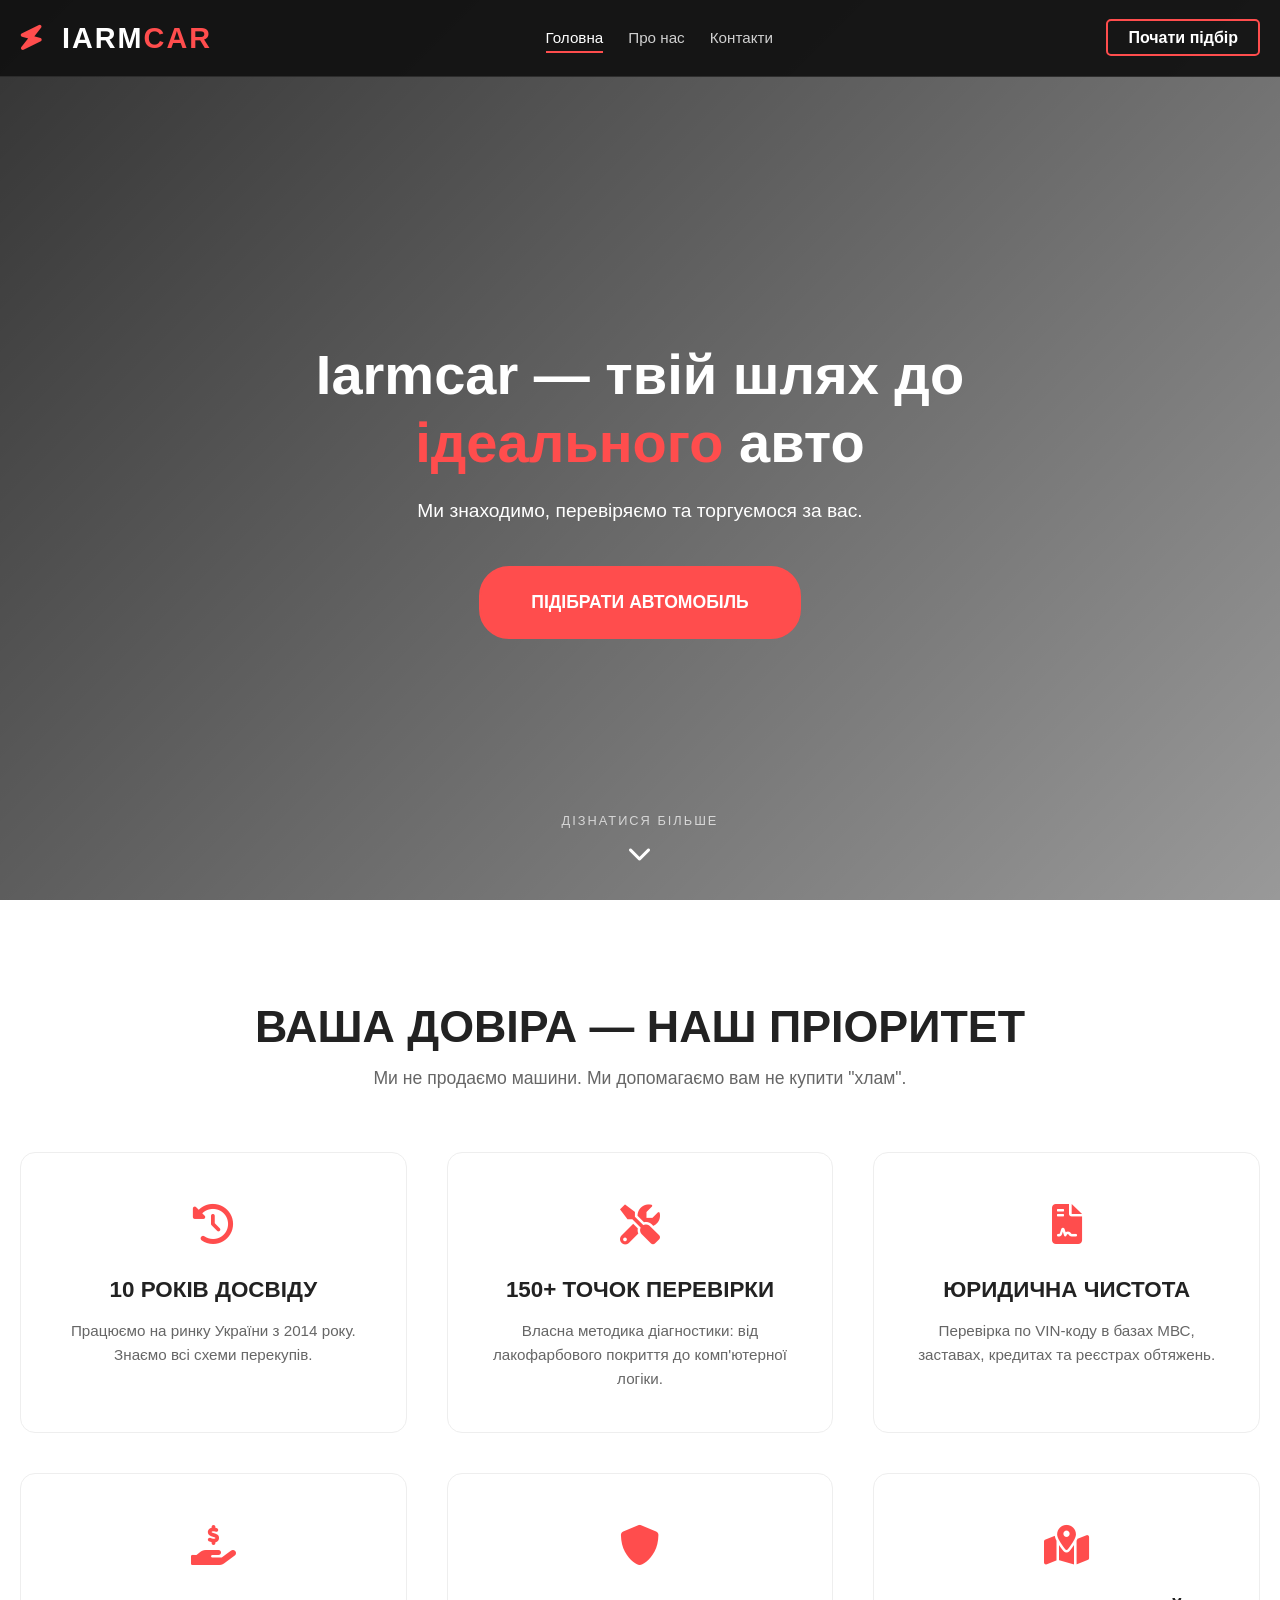
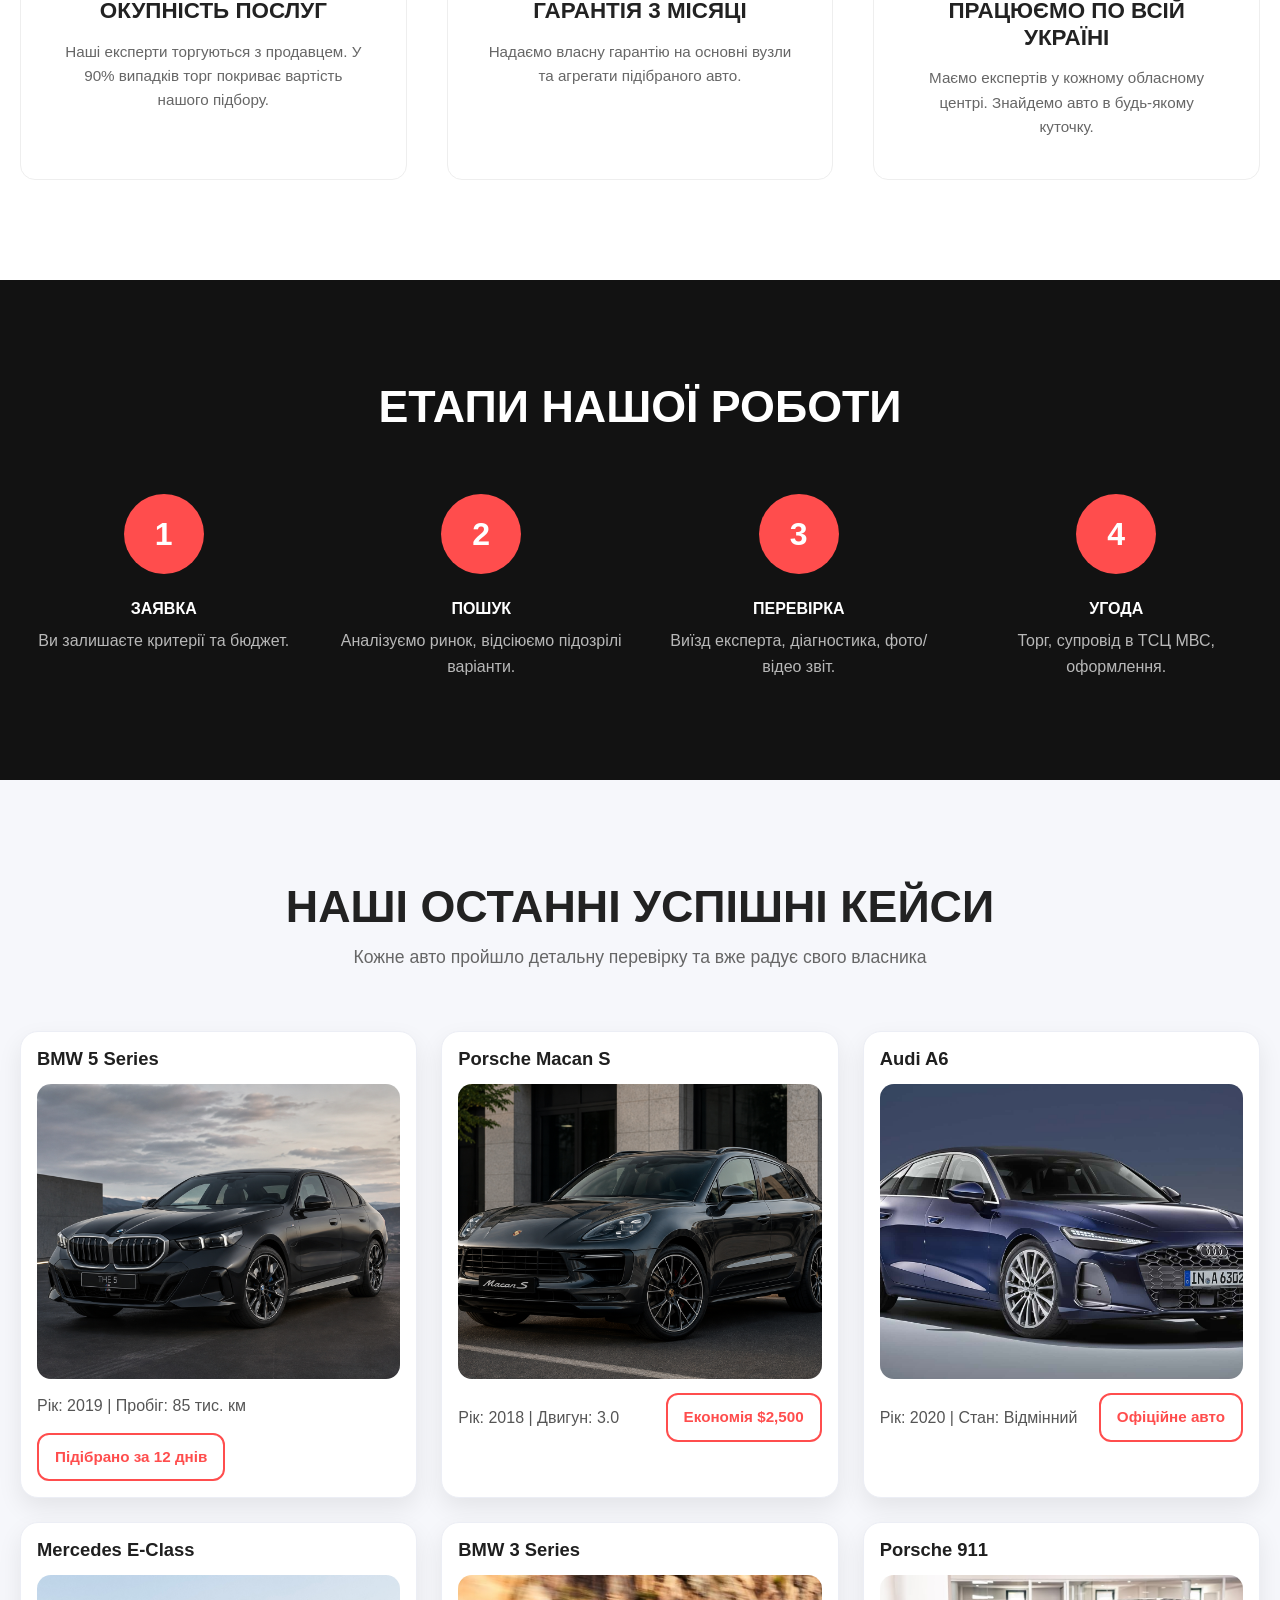
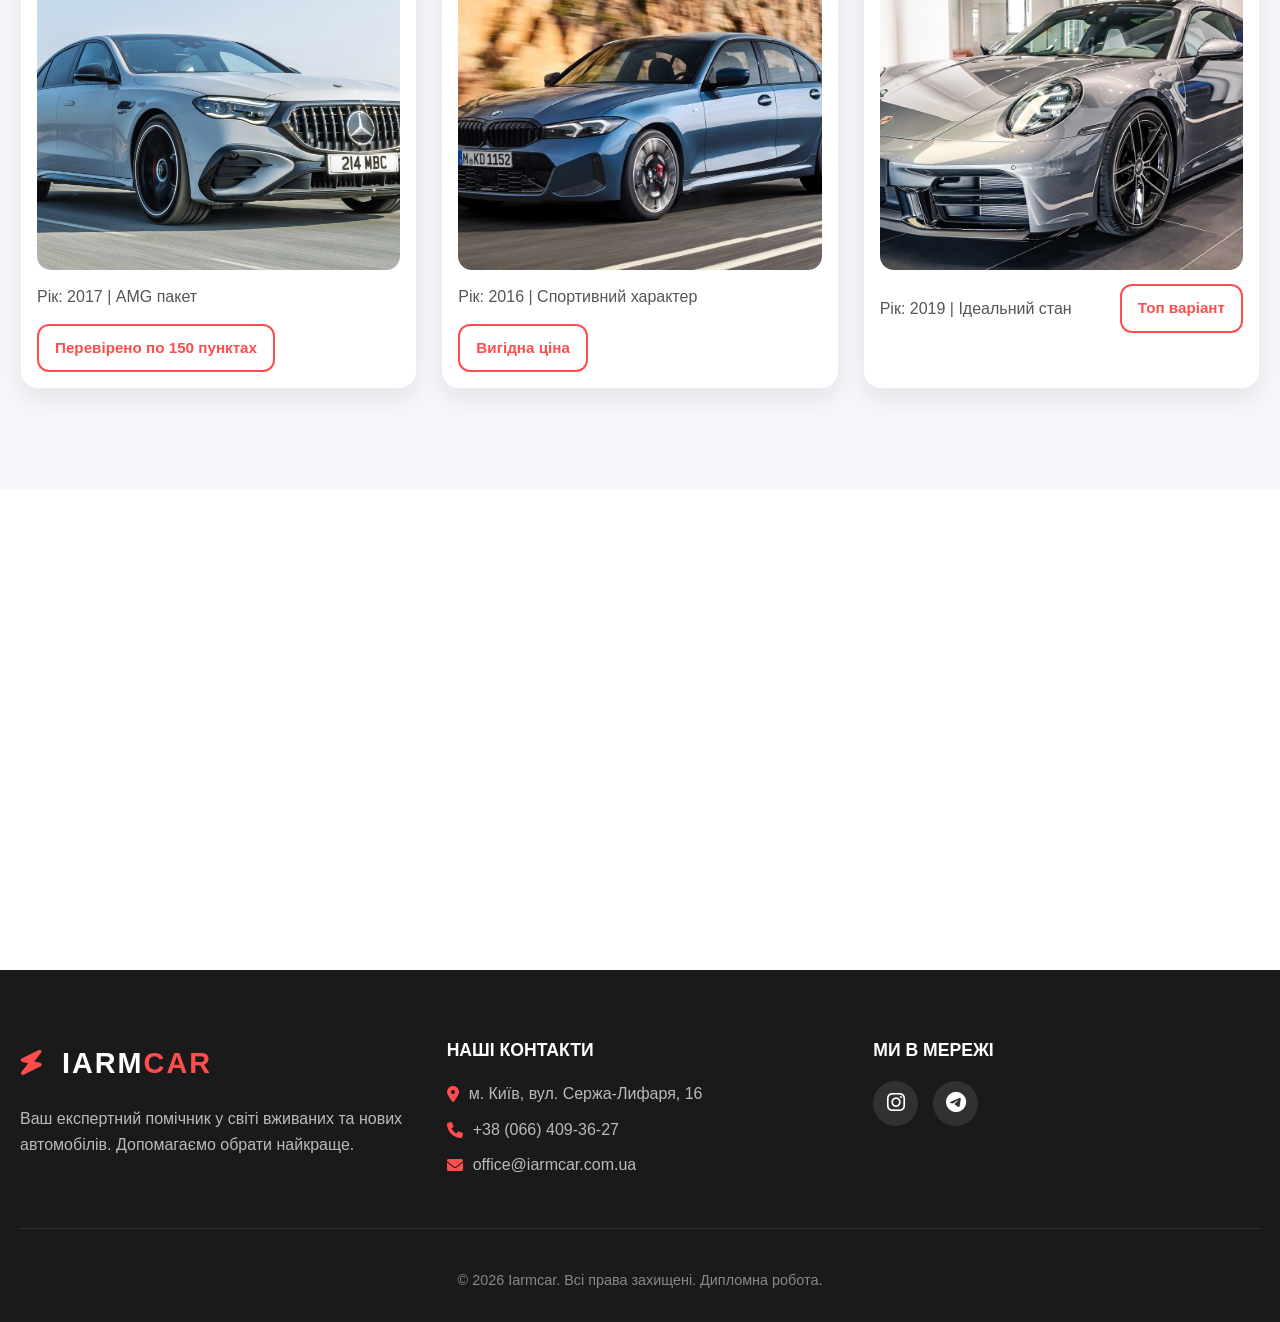
<file: index.html>
<!DOCTYPE html>
<html lang="uk">
<head>
    <meta charset="UTF-8">
    <meta name="viewport" content="width=device-width, initial-scale=1.0">
    <title>AutoSelect Pro | Преміальний підбір авто в Україні</title>
    <link rel="stylesheet" href="https://cdnjs.cloudflare.com/ajax/libs/font-awesome/6.0.0/css/all.min.css">
    <link rel="stylesheet" href="style.css">
</head>
<body>

<header class="main-header">
    <div class="container">
        <div class="logo">
            <i class="fas fa-bolt"></i> IARM<span>CAR</span>
        </div>

        <nav class="navbar">
            <ul class="nav-links">
                <li><a href="index.html" class="active">Головна</a></li>
                <li><a href="#about">Про нас</a></li>
                <li><a href="#footer">Контакти</a></li>
            </ul>
        </nav>

        <div class="header-action">
            <a href="selection.html" class="btn-outline">Почати підбір</a>
        </div>
    </div>
</header>

<section class="hero-premium">
    <div class="overlay"></div>
    <div class="container hero-content">
        <h1 class="animate-drop">Iarmcar — твій шлях до <br><span>ідеального</span> авто</h1>
        <p class="animate-drop delay-1">Ми знаходимо, перевіряємо та торгуємося за вас.</p>

        <div class="hero-btns animate-drop delay-2">
            <a href="selection.html" class="btn-primary large">Підібрати автомобіль</a>
        </div>
    </div>

    <div class="scroll-indicator" id="scrollArrow">
        <p>Дізнатися більше</p>
        <i class="fas fa-chevron-down"></i>
    </div>
</section>

<section id="about" class="about-facts">
    <div class="container">
        <h2 class="section-title anim-on-scroll">Ваша довіра — наш пріоритет</h2>
        <p class="section-subtitle anim-on-scroll">Ми не продаємо машини. Ми допомагаємо вам не купити "хлам".</p>

        <div class="facts-grid">
            <div class="fact-item anim-on-scroll">
                <div class="fact-icon"><i class="fas fa-history"></i></div>
                <h3>10 років досвіду</h3>
                <p>Працюємо на ринку України з 2014 року. Знаємо всі схеми перекупів.</p>
            </div>
            <div class="fact-item anim-on-scroll">
                <div class="fact-icon"><i class="fas fa-tools"></i></div>
                <h3>150+ точок перевірки</h3>
                <p>Власна методика діагностики: від лакофарбового покриття до комп'ютерної логіки.</p>
            </div>
            <div class="fact-item anim-on-scroll">
                <div class="fact-icon"><i class="fas fa-file-contract"></i></div>
                <h3>Юридична чистота</h3>
                <p>Перевірка по VIN-коду в базах МВС, заставах, кредитах та реєстрах обтяжень.</p>
            </div>
            <div class="fact-item anim-on-scroll">
                <div class="fact-icon"><i class="fas fa-hand-holding-usd"></i></div>
                <h3>Окупність послуг</h3>
                <p>Наші експерти торгуються з продавцем. У 90% випадків торг покриває вартість нашого підбору.</p>
            </div>
            <div class="fact-item anim-on-scroll">
                <div class="fact-icon"><i class="fas fa-shield-alt"></i></div>
                <h3>Гарантія 3 місяці</h3>
                <p>Надаємо власну гарантію на основні вузли та агрегати підібраного авто.</p>
            </div>
            <div class="fact-item anim-on-scroll">
                <div class="fact-icon"><i class="fas fa-map-marked-alt"></i></div>
                <h3>Працюємо по всій Україні</h3>
                <p>Маємо експертів у кожному обласному центрі. Знайдемо авто в будь-якому куточку.</p>
            </div>
        </div>
    </div>
</section>

<section class="work-process">
    <div class="container">
        <h2 class="section-title white anim-on-scroll">Етапи нашої роботи</h2>
        <div class="process-steps">
            <div class="step anim-on-scroll">
                <div class="step-num">1</div>
                <h4>Заявка</h4>
                <p>Ви залишаєте критерії та бюджет.</p>
            </div>
            <div class="step anim-on-scroll">
                <div class="step-num">2</div>
                <h4>Пошук</h4>
                <p>Аналізуємо ринок, відсіюємо підозрілі варіанти.</p>
            </div>
            <div class="step anim-on-scroll">
                <div class="step-num">3</div>
                <h4>Перевірка</h4>
                <p>Виїзд експерта, діагностика, фото/відео звіт.</p>
            </div>
            <div class="step anim-on-scroll">
                <div class="step-num">4</div>
                <h4>Угода</h4>
                <p>Торг, супровід в ТСЦ МВС, оформлення.</p>
            </div>
        </div>
    </div>
</section>

<section id="gallery" class="gallery-cases">
    <div class="container">
        <h2 class="section-title anim-on-scroll">Наші останні успішні кейси</h2>
        <p class="section-subtitle anim-on-scroll">Кожне авто пройшло детальну перевірку та вже радує свого власника</p>

        <div class="gallery-grid gallery-grid-new">
    <div class="gallery-card anim-on-scroll">
        <h4>BMW 5 Series</h4>
        <img src="foto/BMW5foto.png" alt="BMW 5 Series">
        <div class="gallery-card-bottom">
            <p>Рік: 2019 | Пробіг: 85 тис. км</p>
            <span class="gallery-badge">Підібрано за 12 днів</span>
        </div>
    </div>

    <div class="gallery-card anim-on-scroll">
        <h4>Porsche Macan S</h4>
        <img src="foto/PorscheMacanSfoto.png" alt="Porsche Macan">
        <div class="gallery-card-bottom">
            <p>Рік: 2018 | Двигун: 3.0</p>
            <span class="gallery-badge">Економія $2,500</span>
        </div>
    </div>

    <div class="gallery-card anim-on-scroll">
        <h4>Audi A6</h4>
        <img src="foto/AudiA6foto.jpg" alt="Audi A6">
        <div class="gallery-card-bottom">
            <p>Рік: 2020 | Стан: Відмінний</p>
            <span class="gallery-badge">Офіційне авто</span>
        </div>
    </div>

    <div class="gallery-card anim-on-scroll">
        <h4>Mercedes E-Class</h4>
        <img src="foto/MercedesEClassfoto.jpg" alt="Mercedes E-Class">
        <div class="gallery-card-bottom">
            <p>Рік: 2017 | AMG пакет</p>
            <span class="gallery-badge">Перевірено по 150 пунктах</span>
        </div>
    </div>

    <div class="gallery-card anim-on-scroll">
        <h4>BMW 3 Series</h4>
        <img src="foto/BMW3foto.jpg" alt="BMW 3 Series">
        <div class="gallery-card-bottom">
            <p>Рік: 2016 | Спортивний характер</p>
            <span class="gallery-badge">Вигідна ціна</span>
        </div>
    </div>

    <div class="gallery-card anim-on-scroll">
        <h4>Porsche 911</h4>
        <img src="foto/911foto.jpg" alt="Porsche 911">
        <div class="gallery-card-bottom">
            <p>Рік: 2019 | Ідеальний стан</p>
            <span class="gallery-badge">Топ варіант</span>
        </div>
    </div>
</div>
</div>
    </div>
</div>
            </div>
        </div>
    </div>
</section>

<section class="final-cta">
    <div class="container anim-on-scroll">
        <h2>Готові знайти своє ідеальне авто?</h2>
        <p>Не витрачайте час на перегляди хламу. Довірте це професіоналам.</p>
        <a href="selection.html" class="btn-primary large">Перейти до підбору</a>
    </div>
</section>

<footer id="footer" class="main-footer">
    <div class="container">
        <div class="footer-content">
            <div class="footer-info">
                <div class="logo">
                    <i class="fas fa-bolt"></i> IARM<span>CAR</span>
                </div>
                <p>Ваш експертний помічник у світі вживаних та нових автомобілів. Допомагаємо обрати найкраще.</p>
            </div>

            <div class="footer-contacts">
                <h4>Наші контакти</h4>
                <p><i class="fas fa-map-marker-alt"></i> <span>м. Київ, вул. Сержа-Лифаря, 16</span></p>
                <p><i class="fas fa-phone"></i> <span>+38 (066) 409-36-27</span></p>
                <p><i class="fas fa-envelope"></i> <span>office@iarmcar.com.ua</span></p>
            </div>

            <div class="footer-social">
                <h4>Ми в мережі</h4>
                <div class="social-icons">
                    <a href="https://www.instagram.com/yura.iarmolskiy/" target="_blank" title="Instagram"><i class="fab fa-instagram"></i></a>
                    <a href="https://t.me/iarmolskiy" target="_blank" title="Telegram"><i class="fab fa-telegram-plane"></i></a>
                </div>
            </div>
        </div>

        <div class="footer-bottom">
            <p>&copy; 2026 Iarmcar. Всі права захищені. Дипломна робота.</p>
        </div>
    </div>
</footer>

<div id="backToTop" class="back-to-top">
    <i class="fas fa-chevron-up"></i>
</div>

<script src="script.js"></script>
</body>
</html>
</file>
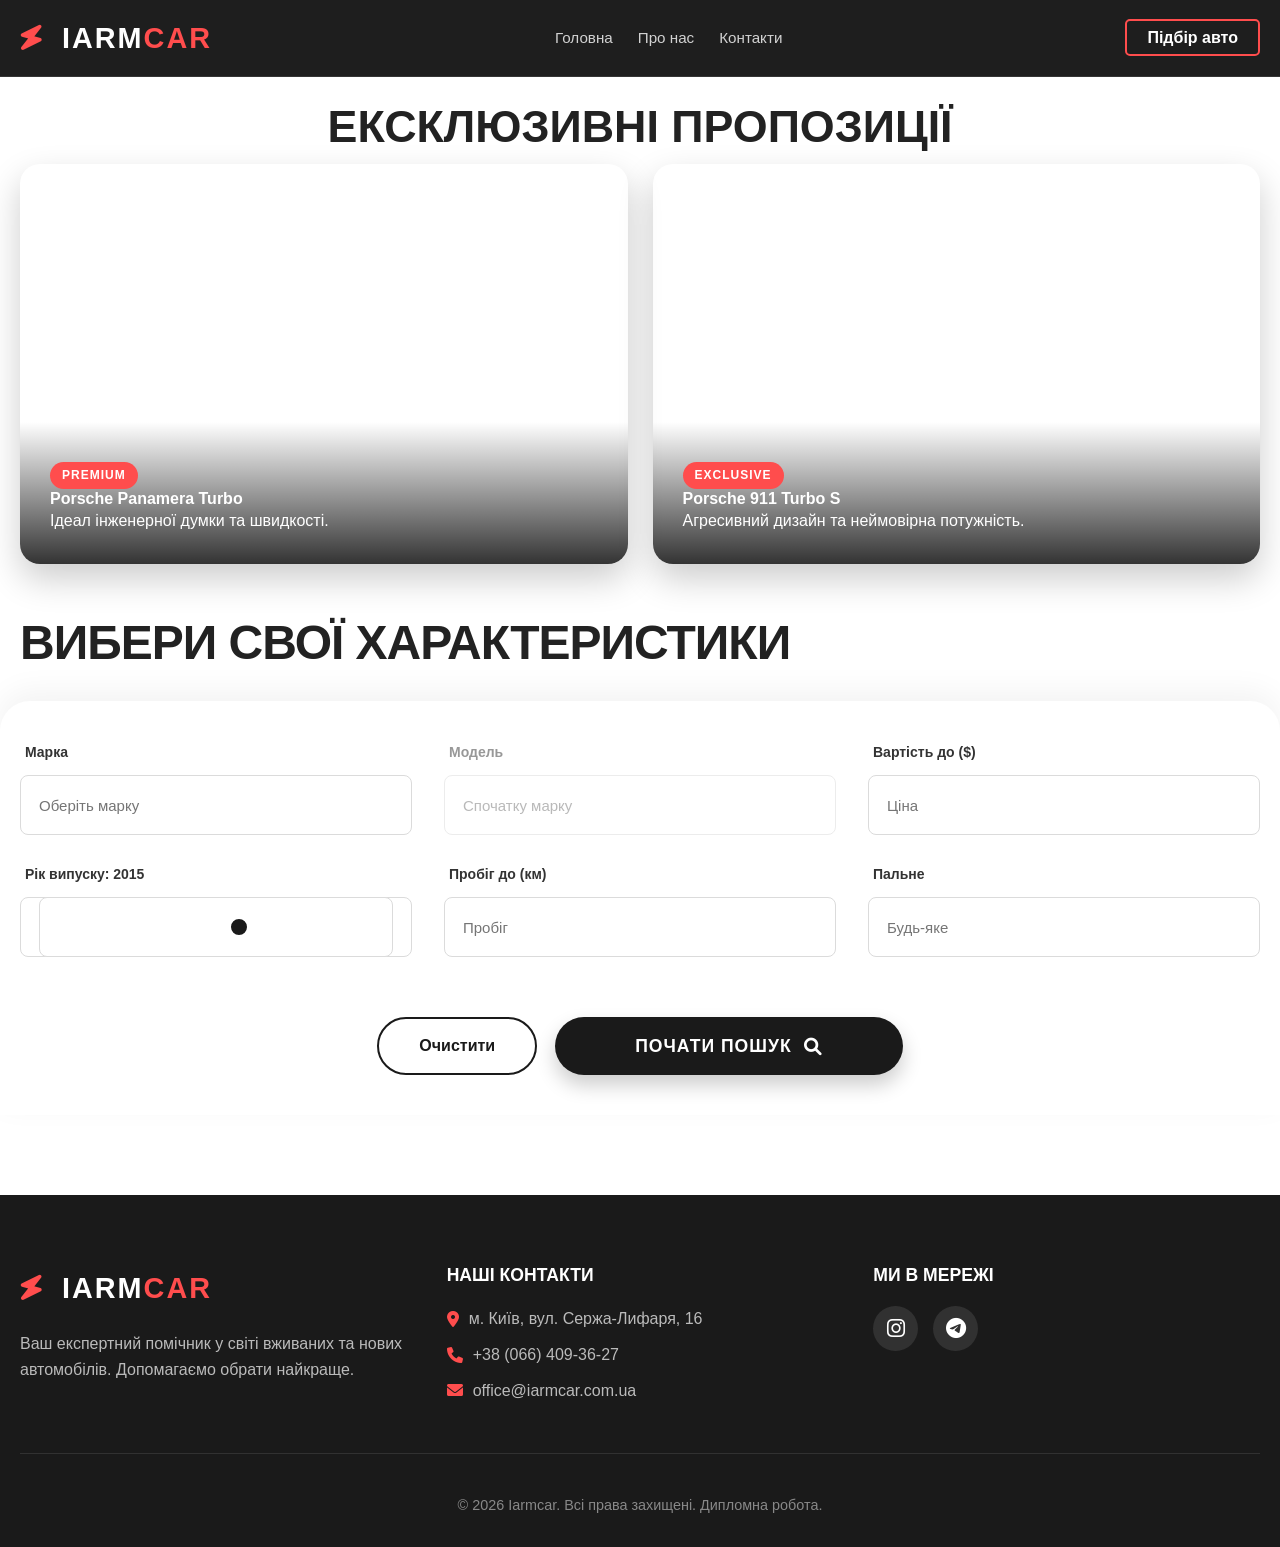
<file: selection.html>
<!DOCTYPE html>
<html lang="uk">
<head>
    <meta charset="UTF-8">
    <meta name="viewport" content="width=device-width, initial-scale=1.0">
    <title>Iarmcar | Підбір авто</title>
    <link rel="stylesheet" href="https://cdnjs.cloudflare.com/ajax/libs/font-awesome/6.0.0/css/all.min.css">
    <link rel="stylesheet" href="style.css">
</head>
<body class="selection-body">

<header class="main-header">
    <div class="container">
        <a href="index.html" class="logo" style="text-decoration: none;">
            <i class="fas fa-bolt"></i> IARM<span>CAR</span>
        </a>

        <nav class="navbar">
            <ul class="nav-links">
                <li><a href="index.html">Головна</a></li>
                <li><a href="index.html#about">Про нас</a></li>
                <li><a href="#footer">Контакти</a></li>
            </ul>
        </nav>

        <div class="header-action">
            <a href="selection.html" class="btn-outline active-btn">Підбір авто</a>
        </div>
    </div>
</header>

<main class="selection-page">
    <section class="luxury-showcase container">
        <h2 class="section-title anim-on-scroll">Ексклюзивні пропозиції</h2>
        <div class="luxury-grid">
            <div class="luxury-card anim-on-scroll">
                <div class="luxury-img" style="background-image: url('https://images.unsplash.com/photo-1503376780353-7e6692767b70?q=80&w=1200');"></div>
                <div class="luxury-content">
                    <span class="badge">Premium</span>
                    <h4>Porsche Panamera Turbo</h4>
                    <p>Ідеал інженерної думки та швидкості.</p>
                </div>
            </div>

            <div class="luxury-card anim-on-scroll">
                <div class="luxury-img" style="background-image: url('https://images.unsplash.com/photo-1614162692292-7ac56d7f7f1e?q=80&w=1200');"></div>
                <div class="luxury-content">
                    <span class="badge">Exclusive</span>
                    <h4>Porsche 911 Turbo S</h4>
                    <p>Агресивний дизайн та неймовірна потужність.</p>
                </div>
            </div>
        </div>
    </section>

    <div class="container text-center anim-on-scroll" style="margin-top: 50px;">
        <h2 class="ultra-title">Вибери свої характеристики</h2>
    </div>

    <section class="filter-full-width anim-on-scroll">
        <div class="container">
            <form class="main-filter-form" id="carFilter">
                <div class="filter-grid-two-rows">
                    <div class="input-box-ria dropdown-container">
                        <label class="floating-label">Марка</label>
                        <input type="text" id="brandInput" placeholder="Оберіть марку" readonly>
                        <div class="dropdown-list" id="brandList">
                            <span data-value="Audi">Audi</span>
                            <span data-value="BMW">BMW</span>
                            <span data-value="Mercedes-Benz">Mercedes-Benz</span>
                            <span data-value="Porsche">Porsche</span>
                            <span data-value="Lexus">Lexus</span>
                        </div>
                    </div>

                    <div class="input-box-ria dropdown-container disabled" id="modelContainer">
                        <label class="floating-label">Модель</label>
                        <input type="text" id="modelInput" placeholder="Спочатку марку" readonly>
                        <div class="dropdown-list" id="modelList"></div>
                    </div>

                    <div class="input-box-ria">
                        <label class="floating-label">Вартість до ($)</label>
                        <input type="number" id="priceInput" placeholder="Ціна">
                    </div>

                    <div class="input-box-ria range-field">
                        <label class="floating-label">Рік випуску: <span id="yearValue">2015</span></label>
                        <div class="range-container">
                            <input type="range" id="yearRange" min="2000" max="2026" value="2015" class="slider-ria">
                        </div>
                    </div>

                    <div class="input-box-ria">
                        <label class="floating-label">Пробіг до (км)</label>
                        <input type="number" id="mileageInput" placeholder="Пробіг">
                    </div>

                    <div class="input-box-ria dropdown-container">
                        <label class="floating-label">Пальне</label>
                        <input type="text" id="fuelInput" placeholder="Будь-яке" readonly>
                        <div class="dropdown-list">
                            <span>Бензин</span>
                            <span>Дизель</span>
                            <span>Електро</span>
                            <span>Гібрид</span>
                        </div>
                    </div>
                </div>

                <div class="filter-action-centered">
                    <button type="button" class="btn-clear-filters" id="clearFilters">Очистити</button>
                    <button type="submit" class="btn-premium-search">
                        <span>Почати пошук</span>
                        <i class="fas fa-search"></i>
                    </button>
                </div>
            </form>
        </div>
    </section>
</main>

<footer class="main-footer" id="footer">
    <div class="container">
        <div class="footer-content">
            <div class="footer-info">
                <div class="logo">
                    <i class="fas fa-bolt"></i> IARM<span>CAR</span>
                </div>
                <p>Ваш експертний помічник у світі вживаних та нових автомобілів. Допомагаємо обрати найкраще.</p>
            </div>

            <div class="footer-contacts">
                <h4>Наші контакти</h4>
                <p><i class="fas fa-map-marker-alt"></i> <span>м. Київ, вул. Сержа-Лифаря, 16</span></p>
                <p><i class="fas fa-phone"></i> <span>+38 (066) 409-36-27</span></p>
                <p><i class="fas fa-envelope"></i> <span>office@iarmcar.com.ua</span></p>
            </div>

            <div class="footer-social">
                <h4>Ми в мережі</h4>
                <div class="social-icons">
                    <a href="https://www.instagram.com/yura.iarmolskiy/" target="_blank" title="Instagram"><i class="fab fa-instagram"></i></a>
                    <a href="https://t.me/iarmolskiy" target="_blank" title="Telegram"><i class="fab fa-telegram-plane"></i></a>
                </div>
            </div>
        </div>

        <div class="footer-bottom">
            <p>&copy; 2026 Iarmcar. Всі права захищені. Дипломна робота.</p>
        </div>
    </div>
</footer>

<script src="script.js"></script>
</body>
</html>
</file>
<file: style.css>
:root {
    --primary-color: #ff4d4d;
    --ria-red: #db4343;
    --dark-bg: #121212;
    --light-bg: #ffffff;
    --grey-bg: #f6f7fb;
    --text-dark: #222222;
    --text-light: #ffffff;
    --transition-fast: 0.3s ease;
    --transition-slow: 0.6s cubic-bezier(0.25, 0.46, 0.45, 0.94);
    --font-main: 'Segoe UI', Tahoma, Geneva, Verdana, sans-serif;
}

* {
    margin: 0;
    padding: 0;
    box-sizing: border-box;
}

html {
    scroll-behavior: smooth;
    font-family: var(--font-main);
    color: var(--text-dark);
    line-height: 1.6;
}

body {
    margin: 0;
    padding: 0;
    font-family: var(--font-main);
    color: var(--text-dark);
    background: var(--light-bg);
}

.container {
    max-width: 1400px;
    margin: 0 auto;
    padding: 0 20px;
}

h1, h2, h3, h4 {
    font-weight: 700;
    line-height: 1.2;
}

.btn-primary,
.btn-secondary {
    display: inline-block;
    padding: 15px 35px;
    text-decoration: none;
    border-radius: 30px;
    font-weight: bold;
    text-transform: uppercase;
    font-size: 0.9rem;
    transition: var(--transition-fast);
}

.btn-primary {
    background-color: var(--primary-color);
    color: white;
    border: 2px solid var(--primary-color);
}

.btn-primary:hover {
    background-color: transparent;
    color: var(--primary-color);
    transform: translateY(-3px);
    box-shadow: 0 5px 15px rgba(255, 77, 77, 0.3);
}

.btn-primary.large {
    padding: 20px 50px;
    font-size: 1.1rem;
}

.btn-outline {
    border: 2px solid var(--primary-color);
    color: white;
    padding: 8px 20px;
    border-radius: 5px;
    text-decoration: none;
    font-weight: bold;
    transition: 0.3s;
}

.btn-outline:hover {
    background: var(--primary-color);
    box-shadow: 0 0 15px var(--primary-color);
}

.section-title {
    text-align: center;
    font-size: 2.8rem;
    margin-bottom: 10px;
    text-transform: uppercase;
}

.section-title.white {
    color: white;
}

.section-subtitle {
    text-align: center;
    color: #666;
    margin-bottom: 60px;
    font-size: 1.1rem;
}

.ultra-title {
    font-size: 3rem;
    font-weight: 900;
    text-transform: uppercase;
    color: var(--text-dark);
    letter-spacing: -1px;
    margin-bottom: 30px;
}

.main-header {
    background-color: rgba(18, 18, 18, 0.95);
    color: white;
    padding: 15px 0;
    position: fixed;
    width: 100%;
    top: 0;
    z-index: 1000;
    border-bottom: 1px solid rgba(255,255,255,0.1);
}

.main-header .container {
    display: flex;
    justify-content: space-between;
    align-items: center;
    gap: 20px;
}

.logo {
    font-size: 1.8rem;
    font-weight: 800;
    text-transform: uppercase;
    letter-spacing: 2px;
    color: white;
}

.logo span {
    color: var(--primary-color);
}

.logo i {
    color: var(--primary-color);
    margin-right: 8px;
    transform: rotate(15deg);
}

.nav-links {
    display: flex;
    list-style: none;
    gap: 25px;
}

.nav-links a {
    color: rgba(255,255,255,0.8);
    text-decoration: none;
    font-size: 0.95rem;
    font-weight: 500;
    transition: var(--transition-fast);
    padding-bottom: 5px;
}

.nav-links a:hover,
.nav-links a.active {
    color: white;
    border-bottom: 2px solid var(--primary-color);
}

.hero-premium {
    height: 100vh;
    background-image: url('https://images.unsplash.com/photo-1503376780353-7e6692767b70?q=80&w=1920&auto=format&fit=crop');
    background-size: cover;
    background-position: center;
    background-attachment: fixed;
    position: relative;
    display: flex;
    align-items: center;
    justify-content: center;
    text-align: center;
    color: white;
    padding-top: 80px;
}

.hero-premium .overlay {
    position: absolute;
    inset: 0;
    background: linear-gradient(135deg, rgba(0,0,0,0.8) 0%, rgba(0,0,0,0.4) 100%);
}

.hero-content {
    position: relative;
    z-index: 10;
    max-width: 800px;
}

.hero-content h1 {
    font-size: 3.5rem;
    margin-bottom: 20px;
}

.hero-content h1 span {
    color: var(--primary-color);
}

.hero-content p {
    font-size: 1.2rem;
    margin-bottom: 40px;
    opacity: 0.9;
}

.hero-btns {
    display: flex;
    gap: 20px;
    justify-content: center;
}

.scroll-indicator {
    position: absolute;
    bottom: 30px;
    left: 50%;
    transform: translateX(-50%);
    text-align: center;
    color: white;
    z-index: 10;
    transition: opacity 0.5s ease;
}

.scroll-indicator p {
    font-size: 0.8rem;
    text-transform: uppercase;
    letter-spacing: 2px;
    margin-bottom: 10px;
    opacity: 0.7;
}

.scroll-indicator i {
    font-size: 1.5rem;
    animation: bounce 2s infinite;
}

.scroll-hidden {
    opacity: 0;
    pointer-events: none;
}

@keyframes dropIn {
    from { opacity: 0; transform: translateY(-50px); }
    to   { opacity: 1; transform: translateY(0); }
}

@keyframes bounce {
    0%, 20%, 50%, 80%, 100% { transform: translateY(0); }
    40% { transform: translateY(-10px); }
    60% { transform: translateY(-5px); }
}

@keyframes bounce-arrow {
    0%, 100% { transform: translateY(0); }
    50% { transform: translateY(-5px); }
}

@keyframes pulse-glow {
    0%, 100% { box-shadow: 0 10px 35px rgba(255,77,77,0.6), 0 0 60px rgba(255,77,77,0.3); }
    50% { box-shadow: 0 10px 45px rgba(255,77,77,0.8), 0 0 80px rgba(255,77,77,0.5); }
}

.animate-drop {
    opacity: 0;
    animation: dropIn 1s ease-out forwards;
}

.delay-1 { animation-delay: 0.3s; }
.delay-2 { animation-delay: 0.6s; }

.anim-on-scroll {
    opacity: 0;
    transform: translateY(40px);
    transition: all 0.8s ease-out;
}

.anim-on-scroll.active {
    opacity: 1;
    transform: translateY(0);
}

.about-facts {
    padding: 100px 0;
    background-color: var(--light-bg);
}

.facts-grid {
    display: grid;
    grid-template-columns: repeat(3, 1fr);
    gap: 40px;
}
@media (max-width: 992px) {
    .facts-grid {
        grid-template-columns: repeat(2, 1fr);
    }
}

@media (max-width: 600px) {
    .facts-grid {
        grid-template-columns: 1fr;
    }
}
.fact-item {
    background: white;
    padding: 40px;
    border-radius: 15px;
    border: 1px solid #eee;
    transition: var(--transition-slow);
    text-align: center;
}

.fact-item:hover {
    transform: translateY(-10px);
    box-shadow: 0 15px 30px rgba(0,0,0,0.05);
    border-color: var(--primary-color);
}

.fact-icon {
    font-size: 2.5rem;
    color: var(--primary-color);
    margin-bottom: 20px;
}

.fact-item h3 {
    font-size: 1.4rem;
    margin-bottom: 15px;
    text-transform: uppercase;
}

.fact-item p {
    color: #666;
    font-size: 0.95rem;
}

.work-process {
    padding: 100px 0;
    background-color: var(--dark-bg);
    color: white;
}

.process-steps {
    display: grid;
    grid-template-columns: repeat(auto-fit, minmax(250px, 1fr));
    gap: 30px;
    margin-top: 60px;
}

.step {
    text-align: center;
    position: relative;
}

.step-num {
    width: 80px;
    height: 80px;
    background-color: var(--primary-color);
    color: white;
    border-radius: 50%;
    display: flex;
    align-items: center;
    justify-content: center;
    font-size: 2rem;
    font-weight: bold;
    margin: 0 auto 25px;
}

.step h4 {
    text-transform: uppercase;
    margin-bottom: 10px;
}

.step p {
    color: rgba(255,255,255,0.7);
}

.gallery-cases {
    padding: 100px 0;
    background-color: var(--grey-bg);
}

.gallery-grid {
    display: grid;
    grid-template-columns: repeat(3, 1fr);
    gap: 25px;
}

.gallery-item {
    position: relative;
    border-radius: 12px;
    overflow: hidden;
    height: 350px;
    cursor: pointer;
    box-shadow: 0 10px 20px rgba(0,0,0,0.1);
}

.gallery-item img {
    width: 100%;
    height: 100%;
    object-fit: cover;
    transition: var(--transition-slow);
}

.gallery-desc {
    position: absolute;
    bottom: 0;
    left: 0;
    width: 100%;
    padding: 20px;
    background: linear-gradient(to top, rgba(0,0,0,0.8), transparent);
    color: white;
    transform: translateY(100%);
    transition: var(--transition-slow);
}

.gallery-desc h4 {
    margin-bottom: 5px;
    font-size: 1.2rem;
}

.gallery-item:hover img {
    transform: scale(1.1);
}

.gallery-item:hover .gallery-desc {
    transform: translateY(0);
}

.gallery-item::after {
    content: '';
    position: absolute;
    inset: 0;
    background: rgba(0,0,0,0.3);
    opacity: 0;
    transition: var(--transition-fast);
}

.gallery-item:hover::after {
    opacity: 1;
}

.badge {
    display: inline-block;
    background: var(--primary-color);
    color: white;
    padding: 4px 12px;
    border-radius: 20px;
    font-size: 0.75rem;
    margin-top: 10px;
    font-weight: bold;
    text-transform: uppercase;
    letter-spacing: 1px;
}

.final-cta {
    padding: 100px 0;
    background-color: var(--light-bg);
    text-align: center;
}

.final-cta h2 {
    font-size: 2.5rem;
    margin-bottom: 15px;
}

.final-cta p {
    margin-bottom: 40px;
    color: #666;
}

.main-footer {
    background: #1a1a1a;
    color: rgba(255,255,255,0.7);
    padding: 70px 0 30px;
    margin-top: 80px;
}

.footer-content {
    display: grid;
    grid-template-columns: repeat(3, 1fr);
    gap: 40px;
    padding-bottom: 40px;
    margin-bottom: 20px;
    border-bottom: 1px solid rgba(255,255,255,0.1);
}

.main-footer .logo {
    color: white;
    margin-bottom: 20px;
}

.footer-content h4 {
    color: white;
    margin-bottom: 20px;
    text-transform: uppercase;
    font-size: 1.1rem;
}

.footer-contacts p {
    display: flex;
    align-items: center;
    gap: 10px;
    margin-bottom: 10px;
}

.footer-contacts i {
    color: var(--primary-color);
}

.social-icons {
    display: flex;
    gap: 15px;
    margin-top: 15px;
}

.social-icons a {
    color: white;
    background-color: rgba(255,255,255,0.1);
    width: 45px;
    height: 45px;
    border-radius: 50%;
    display: flex;
    align-items: center;
    justify-content: center;
    font-size: 1.3rem;
    text-decoration: none;
    transition: var(--transition-fast);
}

.social-icons a:hover {
    background-color: var(--primary-color);
    transform: translateY(-5px);
    box-shadow: 0 5px 15px rgba(255,77,77,0.4);
}

.footer-bottom {
    text-align: center;
    padding-top: 20px;
    font-size: 0.9rem;
    color: #888;
}

.back-to-top {
    position: fixed;
    bottom: 40px;
    right: 40px;
    width: 70px;
    height: 70px;
    background: linear-gradient(135deg, #ff6b6b, #ff4d4d);
    color: white;
    border-radius: 50%;
    display: flex;
    align-items: center;
    justify-content: center;
    font-size: 28px;
    cursor: pointer;
    z-index: 9999;
    border: 2px solid rgba(255,255,255,0.2);
    box-shadow: 0 10px 35px rgba(255,77,77,0.6), 0 0 60px rgba(255,77,77,0.3);
    opacity: 0;
    visibility: hidden;
    transform: scale(0) translateY(20px);
    transition: all 0.5s cubic-bezier(0.34, 1.56, 0.64, 1);
}

.back-to-top.show {
    opacity: 1;
    visibility: visible;
    transform: scale(1) translateY(0);
    animation: pulse-glow 2s infinite;
}

.back-to-top:hover {
    background: linear-gradient(135deg, #ff8787, #ff6b6b);
}

.back-to-top i {
    animation: bounce-arrow 1s infinite;
}

.selection-body {
    background: linear-gradient(rgba(255, 255, 255, 0.84), rgba(255, 255, 255, 0.84)),
                url('https://images.unsplash.com/photo-1464822759023-fed622ff2c3b?q=80&w=1920&auto=format&fit=crop');
    background-size: cover;
    background-position: center;
    background-attachment: fixed;
    padding-top: 100px;
}

.luxury-grid {
    display: grid;
    grid-template-columns: 1fr 1fr;
    gap: 25px;
    margin-bottom: 50px;
}

.luxury-card {
    height: 400px;
    border-radius: 20px;
    overflow: hidden;
    position: relative;
    box-shadow: 0 15px 35px rgba(0,0,0,0.2);
}

.luxury-img {
    width: 100%;
    height: 100%;
    background-size: cover;
    background-position: center;
    transition: 0.6s ease;
}

.luxury-card:hover .luxury-img {
    transform: scale(1.05);
}

.luxury-content {
    position: absolute;
    bottom: 0;
    left: 0;
    padding: 30px;
    background: linear-gradient(transparent, rgba(0,0,0,0.8));
    color: white;
    width: 100%;
}

.filter-full-width {
    background: white;
    padding: 40px 0;
    border-radius: 30px 30px 0 0;
    box-shadow: 0 -10px 30px rgba(0,0,0,0.05);
}

.main-filter-form {
    display: flex;
    flex-direction: column;
    gap: 20px;
}

.input-box-ria {
    display: flex;
    flex-direction: column;
    width: 100%;
    min-width: 0;
    position: relative;
    background: white;
}

.floating-label {
    display: block;
    font-size: 14px;
    font-weight: 600;
    color: #333;
    min-height: 24px;
    margin-bottom: 10px;
    padding-left: 5px;
}

.input-box-ria input,
.input-box-ria select {
    width: 100%;
    height: 60px;
    padding: 0 18px;
    border: 1px solid #dbdbdb;
    border-radius: 8px;
    font-size: 15px;
    background: #fff;
    outline: none;
    transition: 0.2s;
}

.input-box-ria input:focus,
.input-box-ria select:focus {
    border-color: #48a2dc;
}

.disabled {
    opacity: 0.5;
    pointer-events: none;
}

.dropdown-container {
    position: relative;
    cursor: pointer;
}

.dropdown-list {
    position: absolute;
    top: calc(100% - 2px);
    left: 0;
    width: 100%;
    background: white;
    border-radius: 0 0 12px 12px;
    box-shadow: 0 10px 25px rgba(0,0,0,0.1);
    border: 1px solid #eee;
    z-index: 1000;
    max-height: 200px;
    overflow-y: auto;
    opacity: 0;
    visibility: hidden;
    transform: translateY(10px);
    transition: all 0.3s ease;
}

.dropdown-container:hover .dropdown-list,
.dropdown-container:focus-within .dropdown-list {
    opacity: 1;
    visibility: visible;
    transform: translateY(0);
}

.dropdown-list span {
    display: block;
    padding: 12px 15px;
    font-size: 0.9rem;
    color: var(--text-dark);
    cursor: pointer;
    border-bottom: 1px solid #f9f9f9;
    transition: background 0.2s;
}

.dropdown-list span:hover {
    background: var(--primary-color);
    color: white;
}

.dropdown-container:hover input,
.dropdown-container:focus-within input {
    border-color: var(--primary-color);
    background: #fff;
}

.range-field {
    justify-content: flex-start;
}

.range-container {
    height: 60px;
    min-height: 60px;
    padding: 0 18px;
    display: flex;
    align-items: center;
    justify-content: center;
    border: 1px solid #dbdbdb;
    border-radius: 8px;
    background: #fff;
}

.slider-ria {
    -webkit-appearance: none;
    appearance: none;
    width: 100%;
    height: 4px;
    background: #1a1a1a;
    border-radius: 2px;
    outline: none;
    margin: 0;
    cursor: pointer;
}

.slider-ria::-webkit-slider-thumb {
    -webkit-appearance: none;
    appearance: none;
    width: 20px;
    height: 20px;
    background: #1a1a1a;
    border: 2px solid #fff;
    border-radius: 50%;
    cursor: pointer;
}

.filter-grid-two-rows {
    display: grid;
    grid-template-columns: repeat(3, minmax(0, 1fr));
    gap: 28px 32px;
    align-items: start;
}

.filter-action-centered {
    display: flex;
    justify-content: center;
    gap: 18px;
    margin-top: 40px;
    flex-wrap: wrap;
}

.btn-premium-search {
    background: #1a1a1a;
    color: white;
    padding: 18px 80px;
    font-size: 1.1rem;
    font-weight: 700;
    border-radius: 50px;
    border: none;
    cursor: pointer;
    transition: 0.4s;
    text-transform: uppercase;
    letter-spacing: 1px;
    display: flex;
    align-items: center;
    gap: 12px;
    box-shadow: 0 10px 20px rgba(0,0,0,0.2);
}

.btn-premium-search:hover {
    background: var(--ria-red);
    transform: translateY(-3px);
}

.btn-clear-filters {
    background: transparent;
    color: #1a1a1a;
    padding: 18px 40px;
    font-size: 1rem;
    font-weight: 600;
    border-radius: 50px;
    border: 2px solid #1a1a1a;
    cursor: pointer;
    transition: 0.3s;
}

.btn-clear-filters:hover {
    background: #1a1a1a;
    color: white;
}

.results-body {
    background: #f6f7fb;
}

.results-summary-top {
    padding: 120px 0 28px;
    background: #f6f7fb;
}

.results-summary-bar {
    display: flex;
    justify-content: space-between;
    align-items: flex-start;
    gap: 24px;
}

.results-summary-left {
    flex: 1;
}

.results-summary-right {
    width: 290px;
    display: flex;
    justify-content: flex-end;
}

.results-summary-top h2 {
    font-size: 2.7rem;
    margin-bottom: 10px;
}

.results-summary-top p {
    color: #666;
    font-size: 1.05rem;
    margin-bottom: 18px;
}

.result-filter-tags {
    display: flex;
    flex-wrap: wrap;
    gap: 10px;
}

.result-filter-tag {
    display: inline-flex;
    align-items: center;
    padding: 10px 16px;
    border-radius: 999px;
    background: white;
    border: 1px solid #e7e9f0;
    color: #444;
    font-weight: 600;
    box-shadow: 0 6px 18px rgba(0,0,0,0.04);
}

.results-sort-box {
    width: 100%;
    background: white;
    border: 1px solid #e7e9f0;
    border-radius: 18px;
    padding: 14px 16px;
    box-shadow: 0 8px 22px rgba(0,0,0,0.04);
}

.results-sort-box label {
    display: block;
    font-size: 0.95rem;
    font-weight: 700;
    color: #222;
    margin-bottom: 8px;
}

.results-sort-select {
    width: 100%;
    height: 48px;
    border: 1px solid #dfe4ee;
    border-radius: 12px;
    padding: 0 14px;
    font-size: 15px;
    background: #fff;
    outline: none;
    cursor: pointer;
}

.results-list-full {
    width: 100%;
    padding: 0 0 60px;
}

.results-list {
    display: flex;
    flex-direction: column;
    gap: 22px;
}

.result-row-card {
    display: grid;
    grid-template-columns: 520px 1fr;
    width: 100%;
    min-height: 300px;
    background: #fff;
    border-radius: 24px;
    overflow: hidden;
    border: 1px solid #e9edf3;
    box-shadow: 0 12px 32px rgba(0,0,0,0.08);
}

.result-row-image {
    width: 100%;
    min-height: 300px;
    background: #eef1f6;
}

.result-row-image img {
    width: 100%;
    height: 100%;
    display: block;
    object-fit: cover;
}

.result-row-info {
    padding: 26px 28px;
    display: flex;
    align-items: center;
}

.result-row-main {
    width: 100%;
}

.result-row-head {
    display: flex;
    justify-content: space-between;
    align-items: flex-start;
    gap: 24px;
    margin-bottom: 20px;
}

.result-row-badge {
    display: inline-block;
    margin-bottom: 12px;
    padding: 8px 14px;
    border-radius: 999px;
    background: var(--primary-color);
    color: white;
    font-weight: 700;
    text-transform: uppercase;
    font-size: 0.75rem;
    letter-spacing: 0.5px;
}

.result-row-head h2 {
    font-size: 2.1rem;
    margin-bottom: 8px;
    color: #1a1a1a;
}

.result-row-subtitle {
    color: #666;
    font-size: 1rem;
    line-height: 1.5;
    margin: 0;
}

.result-row-price {
    min-width: 190px;
    text-align: right;
    background: #f7f8fc;
    border: 1px solid #e8ebf2;
    border-radius: 18px;
    padding: 18px 20px;
}

.result-row-price strong {
    display: block;
    font-size: 2rem;
    color: #111;
    line-height: 1;
    margin-bottom: 8px;
}

.result-row-price span {
    color: #777;
    font-size: 0.95rem;
}

.result-row-specs {
    display: grid;
    grid-template-columns: repeat(3, minmax(0, 1fr));
    gap: 14px;
}

.result-spec-item {
    background: #f7f8fc;
    border: 1px solid #e8ebf2;
    border-radius: 14px;
    padding: 14px 16px;
}

.result-spec-item span {
    display: block;
    color: #777;
    font-size: 0.88rem;
    margin-bottom: 4px;
}

.result-spec-item strong {
    color: #1a1a1a;
    font-size: 1rem;
    line-height: 1.4;
}

.result-row-description {
    border-top: 1px solid #eceef5;
    margin-top: 18px;
    padding-top: 16px;
}

.result-row-description p {
    margin: 0;
    color: #555;
    font-size: 1rem;
    line-height: 1.75;
}

.no-results-section {
    padding: 180px 0 100px;
}

.no-results-box {
    background: white;
    border-radius: 26px;
    padding: 60px 30px;
    text-align: center;
    box-shadow: 0 12px 35px rgba(0,0,0,0.06);
}

.no-results-box i {
    font-size: 3rem;
    color: var(--primary-color);
    margin-bottom: 20px;
}

.no-results-box h2 {
    font-size: 2rem;
    margin-bottom: 15px;
}

.no-results-box p {
    color: #666;
    margin-bottom: 30px;
}

@media (max-width: 992px) {
    .gallery-grid {
        grid-template-columns: repeat(2, 1fr);
    }

    .luxury-grid {
        grid-template-columns: 1fr;
    }

    .filter-grid-two-rows {
        grid-template-columns: repeat(2, minmax(0, 1fr));
    }

    .footer-content {
        grid-template-columns: 1fr;
    }

    .results-summary-bar {
        flex-direction: column;
    }

    .results-summary-right {
        width: 100%;
        justify-content: flex-start;
    }

    .result-row-card {
        grid-template-columns: 1fr;
    }

    .result-row-image {
        min-height: 250px;
    }

    .result-row-head {
        flex-direction: column;
    }

    .result-row-price {
        width: 100%;
        text-align: left;
    }

    .result-row-specs {
        grid-template-columns: repeat(2, minmax(0, 1fr));
    }
}

@media (max-width: 600px) {
    .gallery-grid,
    .filter-grid-two-rows,
    .result-row-specs {
        grid-template-columns: 1fr;
    }

    .hero-content h1 {
        font-size: 2.4rem;
    }

    .section-title,
    .ultra-title {
        font-size: 2rem;
    }

    .hero-btns {
        flex-direction: column;
        align-items: center;
    }

    .btn-premium-search,
    .btn-clear-filters {
        width: 100%;
        justify-content: center;
        padding: 16px 24px;
    }

    .back-to-top {
        width: 56px;
        height: 56px;
        right: 20px;
        bottom: 20px;
        font-size: 22px;
    }

    .results-summary-top {
        padding: 105px 0 24px;
    }

    .results-summary-top h2 {
        font-size: 2rem;
    }

    .result-row-info {
        padding: 18px;
    }

    .result-row-head h2 {
        font-size: 1.6rem;
    }
}
/* ===== НОВА ГАЛЕРЕЯ НА ГОЛОВНІЙ ===== */

.gallery-grid-new {
    display: grid;
    grid-template-columns: repeat(3, 1fr);
    gap: 24px;
}

.gallery-card {
    background: #ffffff;
    border-radius: 18px;
    padding: 16px;
    box-shadow: 0 10px 25px rgba(0, 0, 0, 0.08);
    border: 1px solid #eceef5;
    transition: 0.3s ease;
}

.gallery-card:hover {
    transform: translateY(-6px);
    box-shadow: 0 16px 35px rgba(0, 0, 0, 0.12);
}

.gallery-card h4 {
    font-size: 1.15rem;
    margin-bottom: 14px;
    color: #1f1f1f;
}

.gallery-card img {
    width: 100%;
    height: 295px;
    object-fit: cover;
    border-radius: 14px;
    display: block;
    margin-bottom: 14px;
}

.gallery-card-bottom {
    display: flex;
    justify-content: space-between;
    align-items: center;
    gap: 14px;
    flex-wrap: wrap;
}

.gallery-card-bottom p {
    margin: 0;
    color: #555;
    font-size: 1rem;
}

.gallery-badge {
    display: inline-flex;
    align-items: center;
    justify-content: center;
    border: 2px solid var(--primary-color);
    color: var(--primary-color);
    padding: 10px 16px;
    border-radius: 12px;
    font-size: 0.95rem;
    font-weight: 700;
    background: #fff;
    white-space: nowrap;
}

@media (max-width: 992px) {
    .gallery-grid-new {
        grid-template-columns: repeat(2, 1fr);
    }
}

@media (max-width: 600px) {
    .gallery-grid-new {
        grid-template-columns: 1fr;
    }

    .gallery-card img {
        height: 230px;
    }

    .gallery-card-bottom {
        flex-direction: column;
        align-items: flex-start;
    }
}
/* ==========================================================================
   ОПТИМІЗОВАНЕ ПОВНОЕКРАННЕ МОДАЛЬНЕ ВІКНО (БЕЗ СКРОЛУ)
   ========================================================================== */
.car-modal-overlay {
    position: fixed;
    top: 0;
    left: 0;
    width: 100%;
    height: 100%;
    background-color: rgba(0, 0, 0, 0.85);
    backdrop-filter: blur(8px);
    z-index: 9999;
    display: flex;
    justify-content: center;
    align-items: center;
    opacity: 0;
    pointer-events: none;
    transition: opacity 0.3s ease;
}

.car-modal-overlay.modal-active {
    opacity: 1;
    pointer-events: auto;
}

.car-modal-window {
    background: #111116;
    border: 1px solid rgba(255, 255, 255, 0.1);
    width: 95%; /* Зробили вікно ширшим */
    max-width: 1200px; /* Збільшили максимальну ширину */
    max-height: 85vh; /* Обмежили висоту, щоб точно влазило в екран */
    border-radius: 16px;
    overflow: hidden; /* Забороняємо внутрішній скрол усього вікна */
    position: relative;
    box-shadow: 0 25px 60px rgba(0, 0, 0, 0.6);
    transform: translateY(20px);
    transition: transform 0.3s ease;
}

.car-modal-overlay.modal-active .car-modal-window {
    transform: translateY(0);
}

.car-modal-close {
    position: absolute;
    top: 15px;
    right: 20px;
    background: none;
    border: none;
    color: #888;
    font-size: 30px;
    cursor: pointer;
    z-index: 10;
    transition: color 0.2s ease, transform 0.2s ease;
    line-height: 1;
}

.car-modal-close:hover {
    color: #ff4d4d;
    transform: scale(1.1);
}

/* Оновлена компактна сітка */
.modal-car-grid {
    display: grid;
    grid-template-columns: 1.1fr 0.9fr; /* Трохи більше місця для фото */
    gap: 25px;
    padding: 30px;
    height: 100%;
    max-height: 85vh;
    align-items: center; /* Центруємо вміст по вертикалі */
}

/* Ліва сторона - адаптивне фото */
.modal-car-image-side {
    display: flex;
    align-items: center;
    justify-content: center;
    background: #181820;
    border-radius: 12px;
    overflow: hidden;
    border: 1px solid rgba(255, 255, 255, 0.05);
    height: 100%;
    max-height: 70vh; /* Щоб фото не розтягувало екран вниз */
}

.modal-car-image-side img {
    width: 100%;
    height: 100%;
    object-fit: cover; /* Фото красиво заповнює виділений простір */
    display: block;
}

/* Права сторона - інформація */
.modal-car-info-side {
    color: #fff;
    display: flex;
    flex-direction: column;
    justify-content: center;
    height: 100%;
}

.modal-car-badge {
    background: linear-gradient(135deg, #ff9900, #ff5500);
    color: #fff;
    padding: 4px 10px;
    font-size: 11px;
    text-transform: uppercase;
    font-weight: bold;
    border-radius: 4px;
    display: inline-block;
    width: fit-content;
    margin-bottom: 10px;
}

.modal-car-info-side h2 {
    font-size: 28px;
    margin-bottom: 5px;
    font-weight: 700;
    letter-spacing: -0.5px;
}

.modal-car-price {
    font-size: 24px;
    color: #ff9900;
    font-weight: 800;
    margin-bottom: 15px;
}

/* Компактна таблиця характеристик */
.modal-specs-list {
    display: flex;
    flex-direction: column;
    gap: 8px; /* Зменшили відступи між рядками */
    margin-bottom: 15px;
}

/* Рівний рядок характеристик */
.modal-spec-row {
    display: flex;
    justify-content: space-between; /* Розштовхує назву вліво, а значення вправо */
    align-items: center;
    padding-bottom: 8px;
    border-bottom: 1px solid rgba(255, 255, 255, 0.06);
    font-size: 14px;
}

/* Вирівнювання тексту зліва */
.modal-spec-row span {
    color: #aaa;
    text-align: left;
    flex: 1; /* Займає доступний простір зліва */
}

/* Вирівнювання значень чітко справа */
.modal-spec-row strong {
    color: #fff;
    text-align: right;
    padding-left: 15px; /* Невеликий відступ, щоб текст не зливався */
}

/* Компактний опис */
.modal-car-desc h3 {
    font-size: 16px;
    margin-bottom: 4px;
    color: #fff;
}

.modal-car-desc p {
    color: #ccc;
    font-size: 13px;
    line-height: 1.5;
    margin-bottom: 0;
}

/* Адаптація для планшетів та телефонів (там скрол дозволений, бо екран малий) */
@media (max-width: 768px) {
    .car-modal-window {
        max-height: 90vh;
        overflow-y: auto;
    }
    /* Оновлена сітка: вирівнюємо контент по верхньому краю */
.modal-car-grid {
    display: grid;
    grid-template-columns: 1.1fr 0.9fr;
    gap: 35px; /* Трохи збільшили відстань між фото та текстом */
    padding: 35px;
    height: 100%;
    max-height: 85vh;
    align-items: start; /* Текст та фото починаються строго з однієї верхньої лінії */
}

/* Права сторона — затискаємо весь текст в один рівний блок */
.modal-car-info-side {
    color: #fff;
    display: flex;
    flex-direction: column;
    justify-content: flex-start;
    align-items: flex-start; /* Усі елементи (назва, бейдж, ціна) рівняються по лівому краю */
    text-align: left;
    height: 100%;
    padding-top: 5px; /* Легке коригування, щоб назва була ідеально на рівні верхнього краю фото */
}

/* Списку характеристик даємо 100% ширину, щоб він не звужував блоки над ним */
.modal-specs-list {
    width: 100%; 
    display: flex;
    flex-direction: column;
    gap: 8px;
    margin-bottom: 20px;
}
}
/* ==========================================================================
   ФІНАЛЬНЕ ПОВНОЕКРАННЕ МОДАЛЬНЕ ВІКНО (ВИРІВНЯНЕ ТА БЕЗ СКРОЛУ)
   ========================================================================== */
.car-modal-overlay {
    position: fixed;
    top: 0;
    left: 0;
    width: 100%;
    height: 100%;
    background-color: rgba(0, 0, 0, 0.85);
    backdrop-filter: blur(8px);
    z-index: 9999;
    display: flex;
    justify-content: center;
    align-items: center;
    opacity: 0;
    pointer-events: none;
    transition: opacity 0.3s ease;
}

.car-modal-overlay.modal-active {
    opacity: 1;
    pointer-events: auto;
}

.car-modal-window {
    background: #111116;
    border: 1px solid rgba(255, 255, 255, 0.1);
    width: 95%; 
    max-width: 1150px; 
    max-height: 85vh; 
    border-radius: 16px;
    overflow: hidden; 
    position: relative;
    box-shadow: 0 25px 60px rgba(0, 0, 0, 0.6);
    transform: translateY(20px);
    transition: transform 0.3s ease;
}

.car-modal-overlay.modal-active .car-modal-window {
    transform: translateY(0);
}

.car-modal-close {
    position: absolute;
    top: 15px;
    right: 20px;
    background: none;
    border: none;
    color: #888;
    font-size: 30px;
    cursor: pointer;
    z-index: 10;
    transition: color 0.2s ease, transform 0.2s ease;
    line-height: 1;
}

.car-modal-close:hover {
    color: #ff4d4d;
    transform: scale(1.1);
}

/* Компактна сітка (фото і текст починаються строго зверху) */
.modal-car-grid {
    display: grid;
    grid-template-columns: 1.1fr 0.9fr;
    gap: 35px; 
    padding: 35px;
    height: 100%;
    max-height: 85vh;
    align-items: start; 
}

/* Ліва сторона - фото */
.modal-car-image-side {
    display: flex;
    align-items: center;
    justify-content: center;
    background: #181820;
    border-radius: 12px;
    overflow: hidden;
    border: 1px solid rgba(255, 255, 255, 0.05);
    height: 100%;
    max-height: 70vh; 
}

.modal-car-image-side img {
    width: 100%;
    height: 100%;
    object-fit: cover; 
    display: block;
}

/* Права сторона — ІДЕАЛЬНЕ ВИРІВНЮВАННЯ ПО ОДНІЙ ЛІНІЇ */
.modal-car-info-side {
    color: #fff;
    display: flex;
    flex-direction: column;
    justify-content: flex-start;
    align-items: flex-start; /* Вирівнює абсолютно все вліво */
    text-align: left;
    width: 100%;
}

.modal-car-badge {
    background: linear-gradient(135deg, #ff9900, #ff5500);
    color: #fff;
    padding: 4px 10px;
    font-size: 11px;
    text-transform: uppercase;
    font-weight: bold;
    border-radius: 4px;
    display: block;
    width: fit-content;
    margin-bottom: 12px;
}

.modal-car-info-side h2 {
    font-size: 28px;
    margin-bottom: 6px;
    font-weight: 700;
    letter-spacing: -0.5px;
    width: 100%;
}

.modal-car-price {
    font-size: 24px;
    color: #ff9900;
    font-weight: 800;
    margin-bottom: 20px;
    width: 100%;
}

/* Список характеристик */
.modal-specs-list {
    width: 100%; 
    display: flex;
    flex-direction: column;
    gap: 8px;
    margin-bottom: 20px;
}

.modal-spec-row {
    display: flex;
    justify-content: space-between; 
    align-items: center;
    padding-bottom: 6px;
    border-bottom: 1px solid rgba(255, 255, 255, 0.06);
    font-size: 14px;
    width: 100%;
}

.modal-spec-row span {
    color: #aaa;
    text-align: left;
}

.modal-spec-row strong {
    color: #fff;
    text-align: right;
}

/* Опис */
.modal-car-desc {
    width: 100%;
    text-align: left;
}

.modal-car-desc h3 {
    font-size: 16px;
    margin-bottom: 6px;
    color: #fff;
}

.modal-car-desc p {
    color: #ccc;
    font-size: 13px;
    line-height: 1.5;
}

/* Адаптація для мобільних пристроїв */
@media (max-width: 768px) {
    .car-modal-window {
        max-height: 90vh;
        overflow-y: auto;
    }
    .modal-car-grid {
        grid-template-columns: 1fr;
        padding: 20px;
        max-height: none;
    }
    .modal-car-image-side {
        max-height: 250px;
    }
}
</file>
